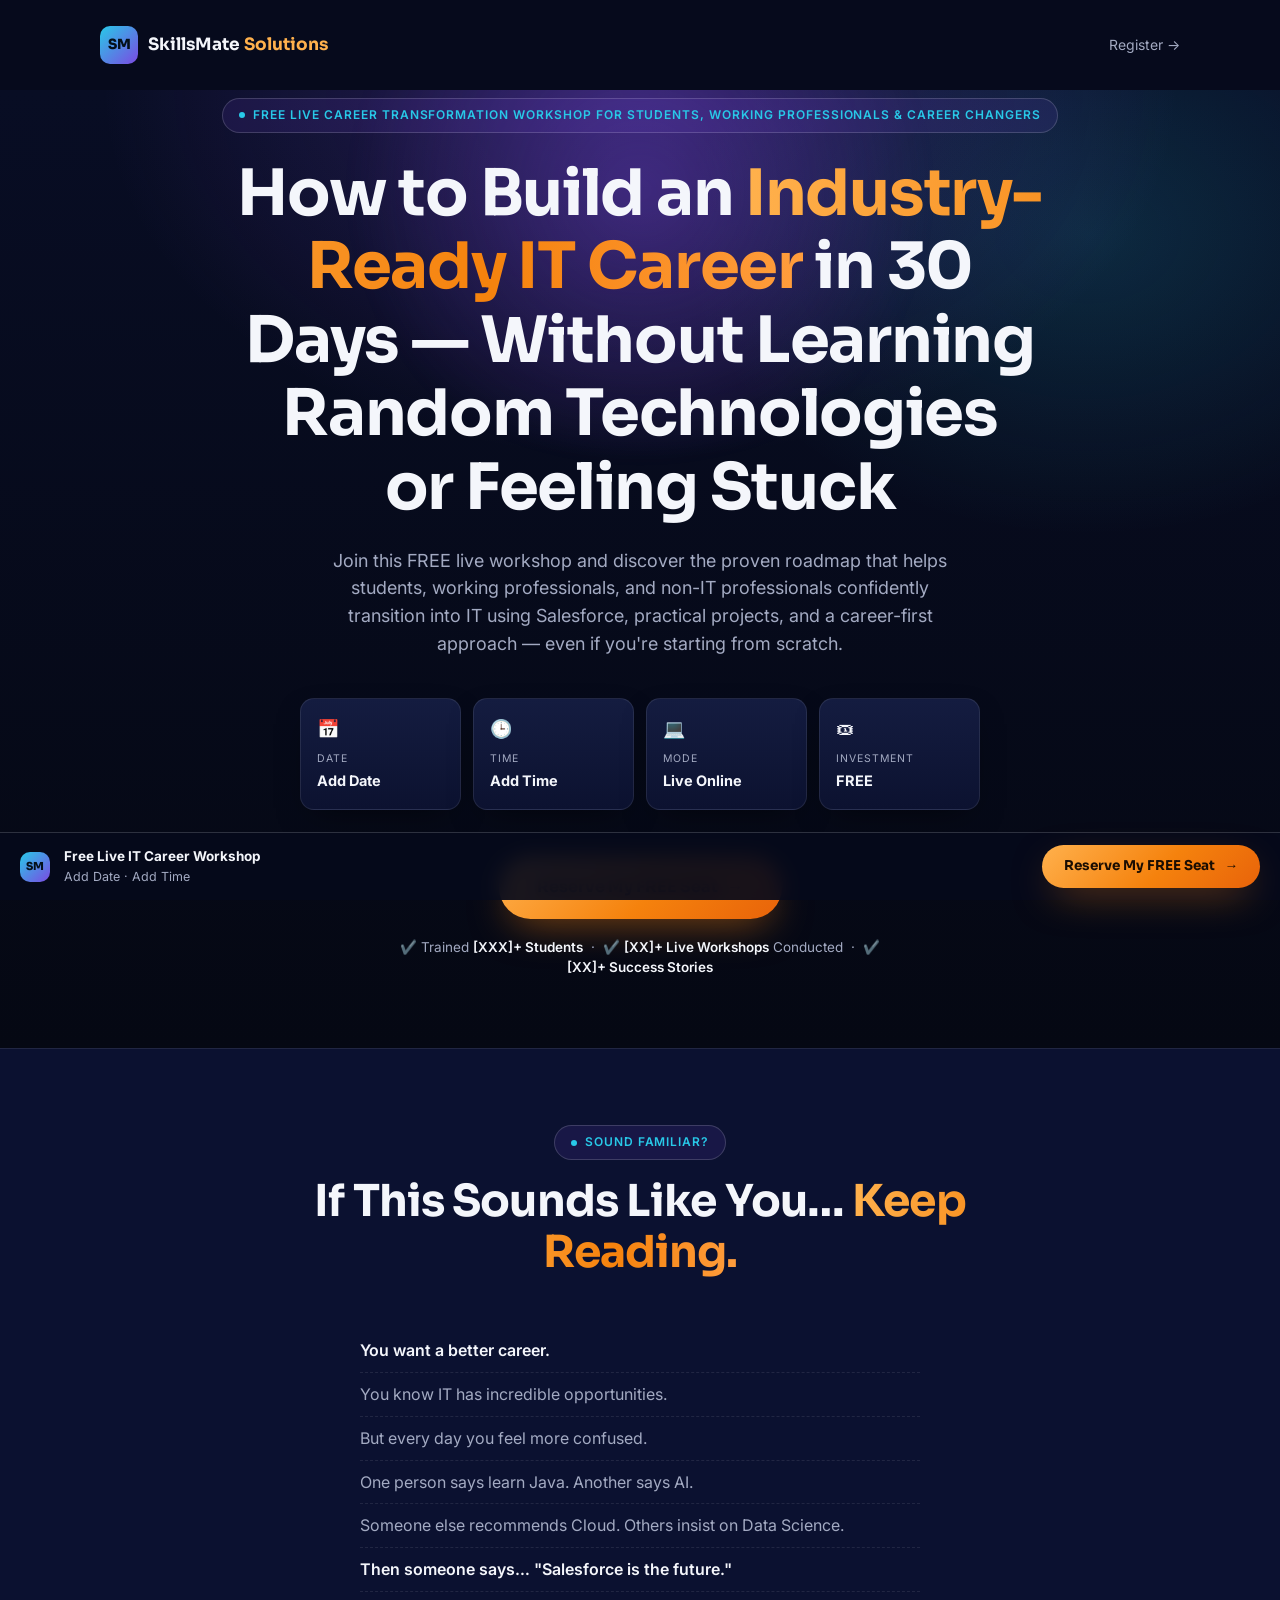
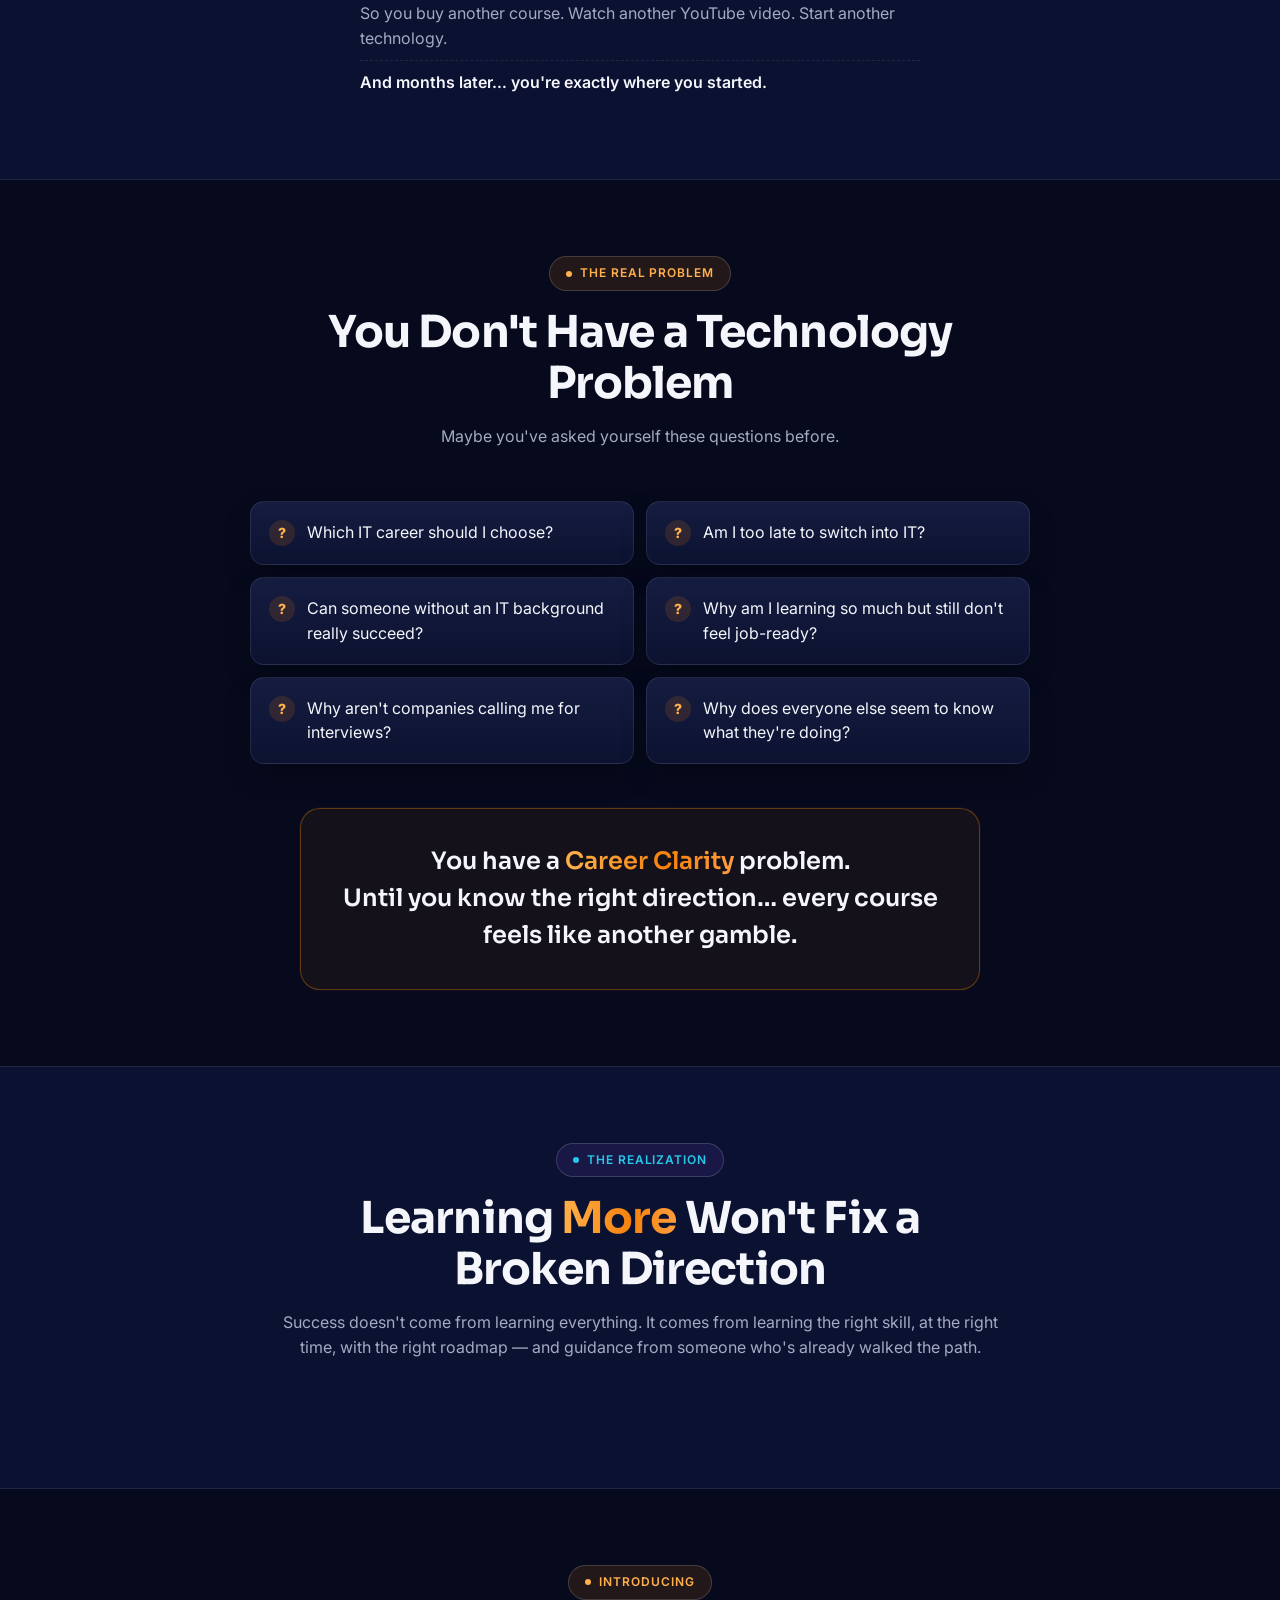
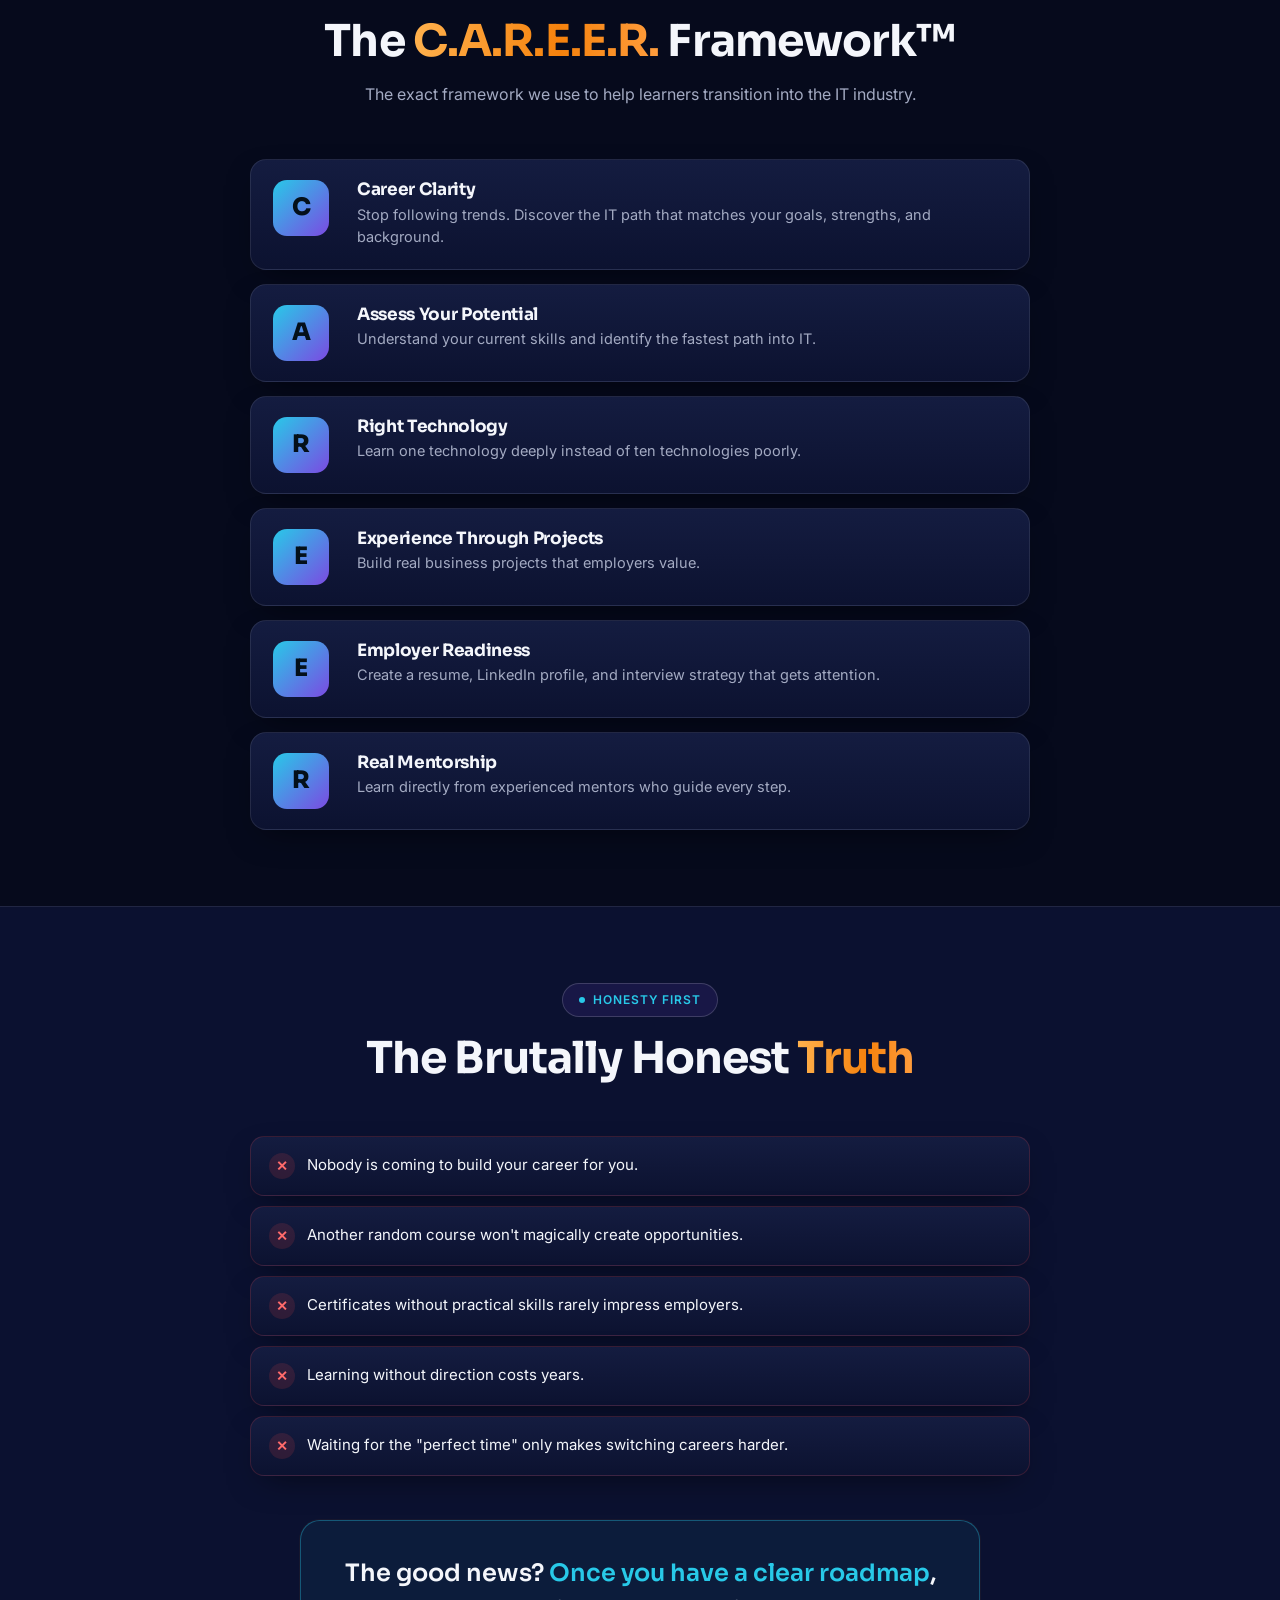
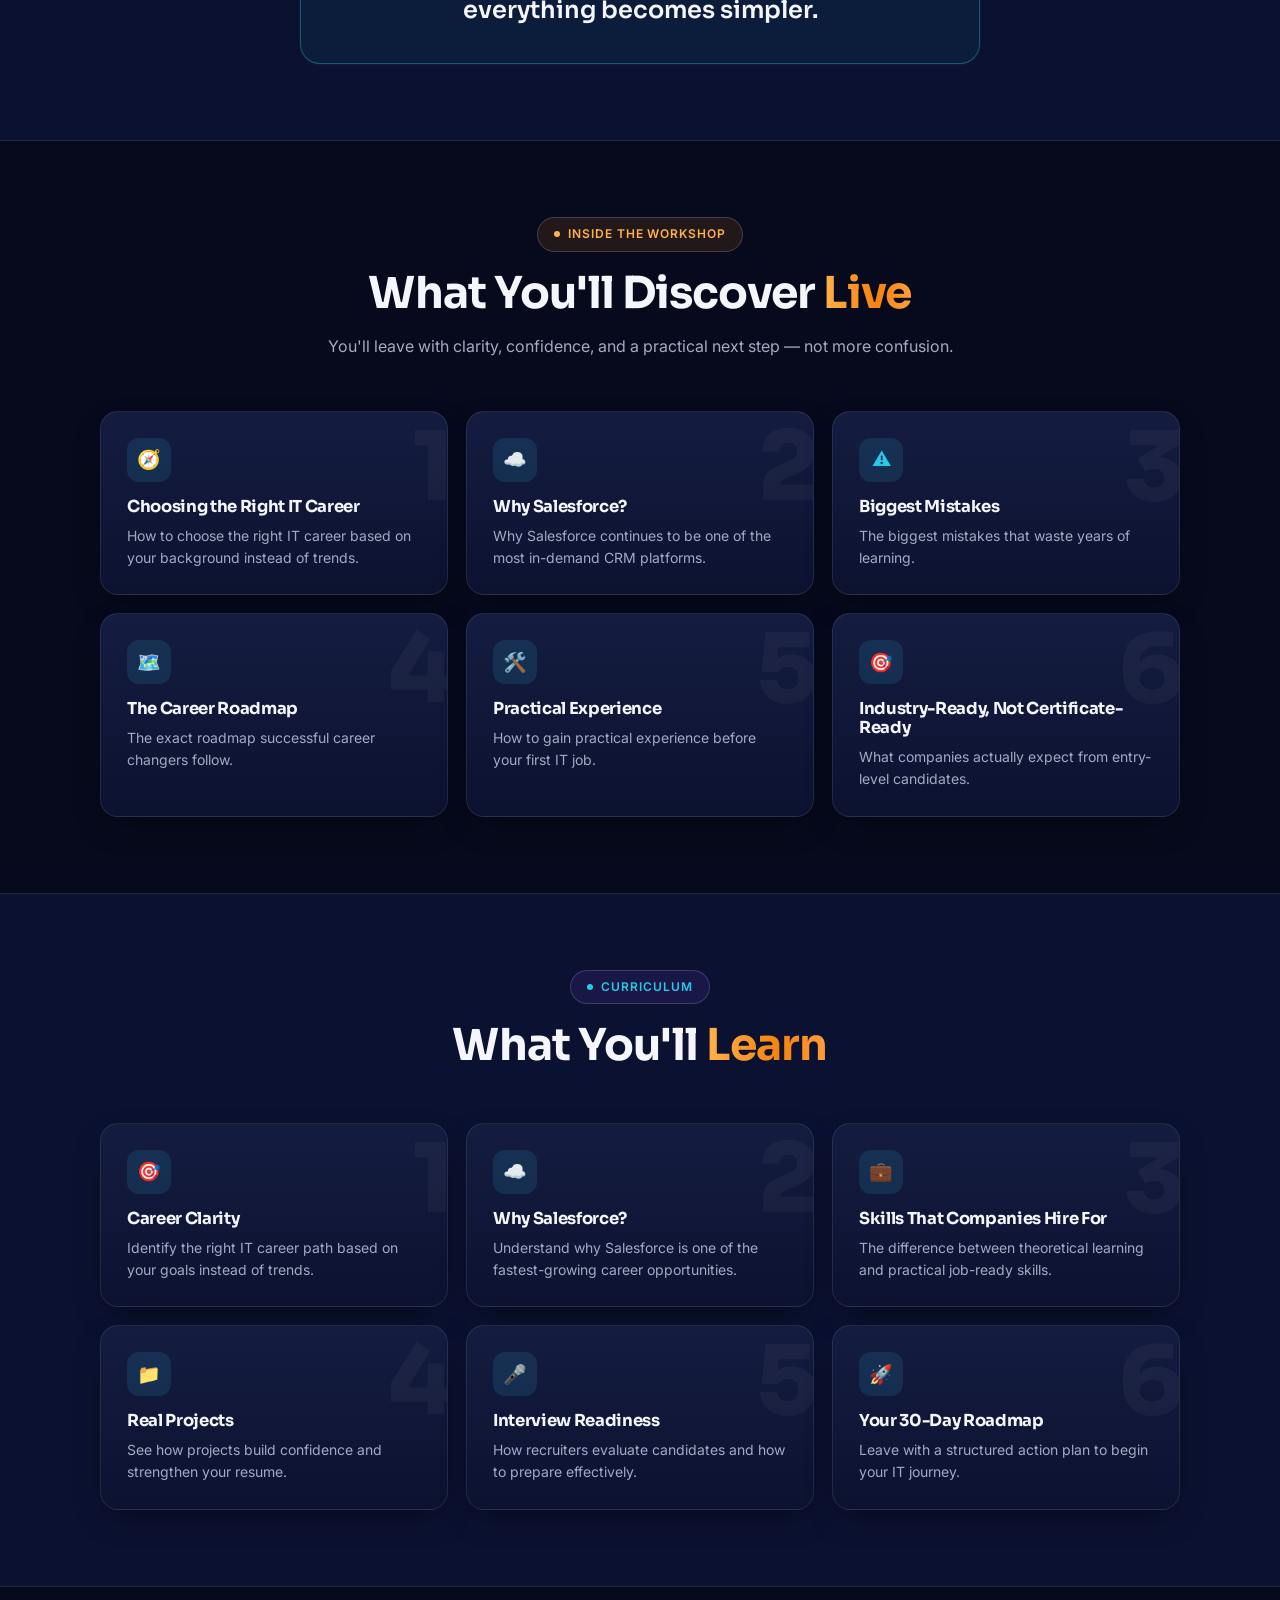
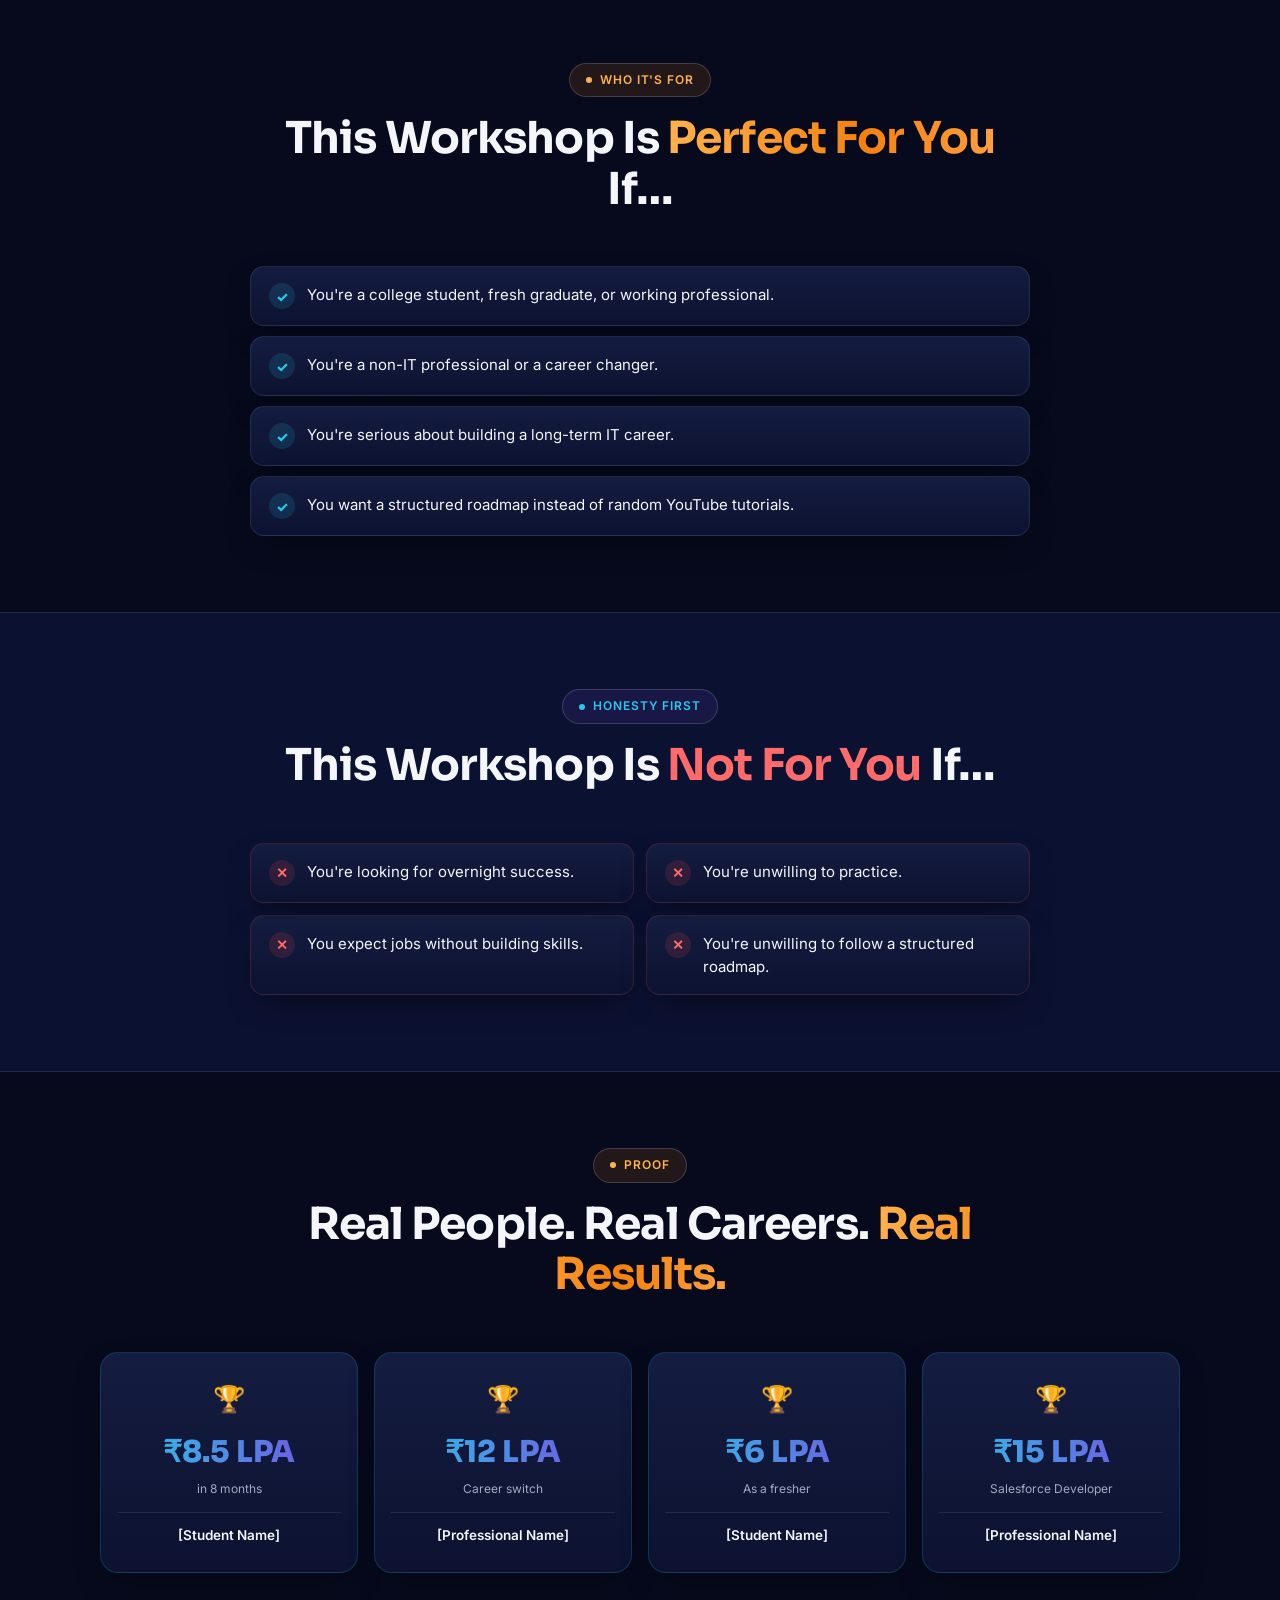
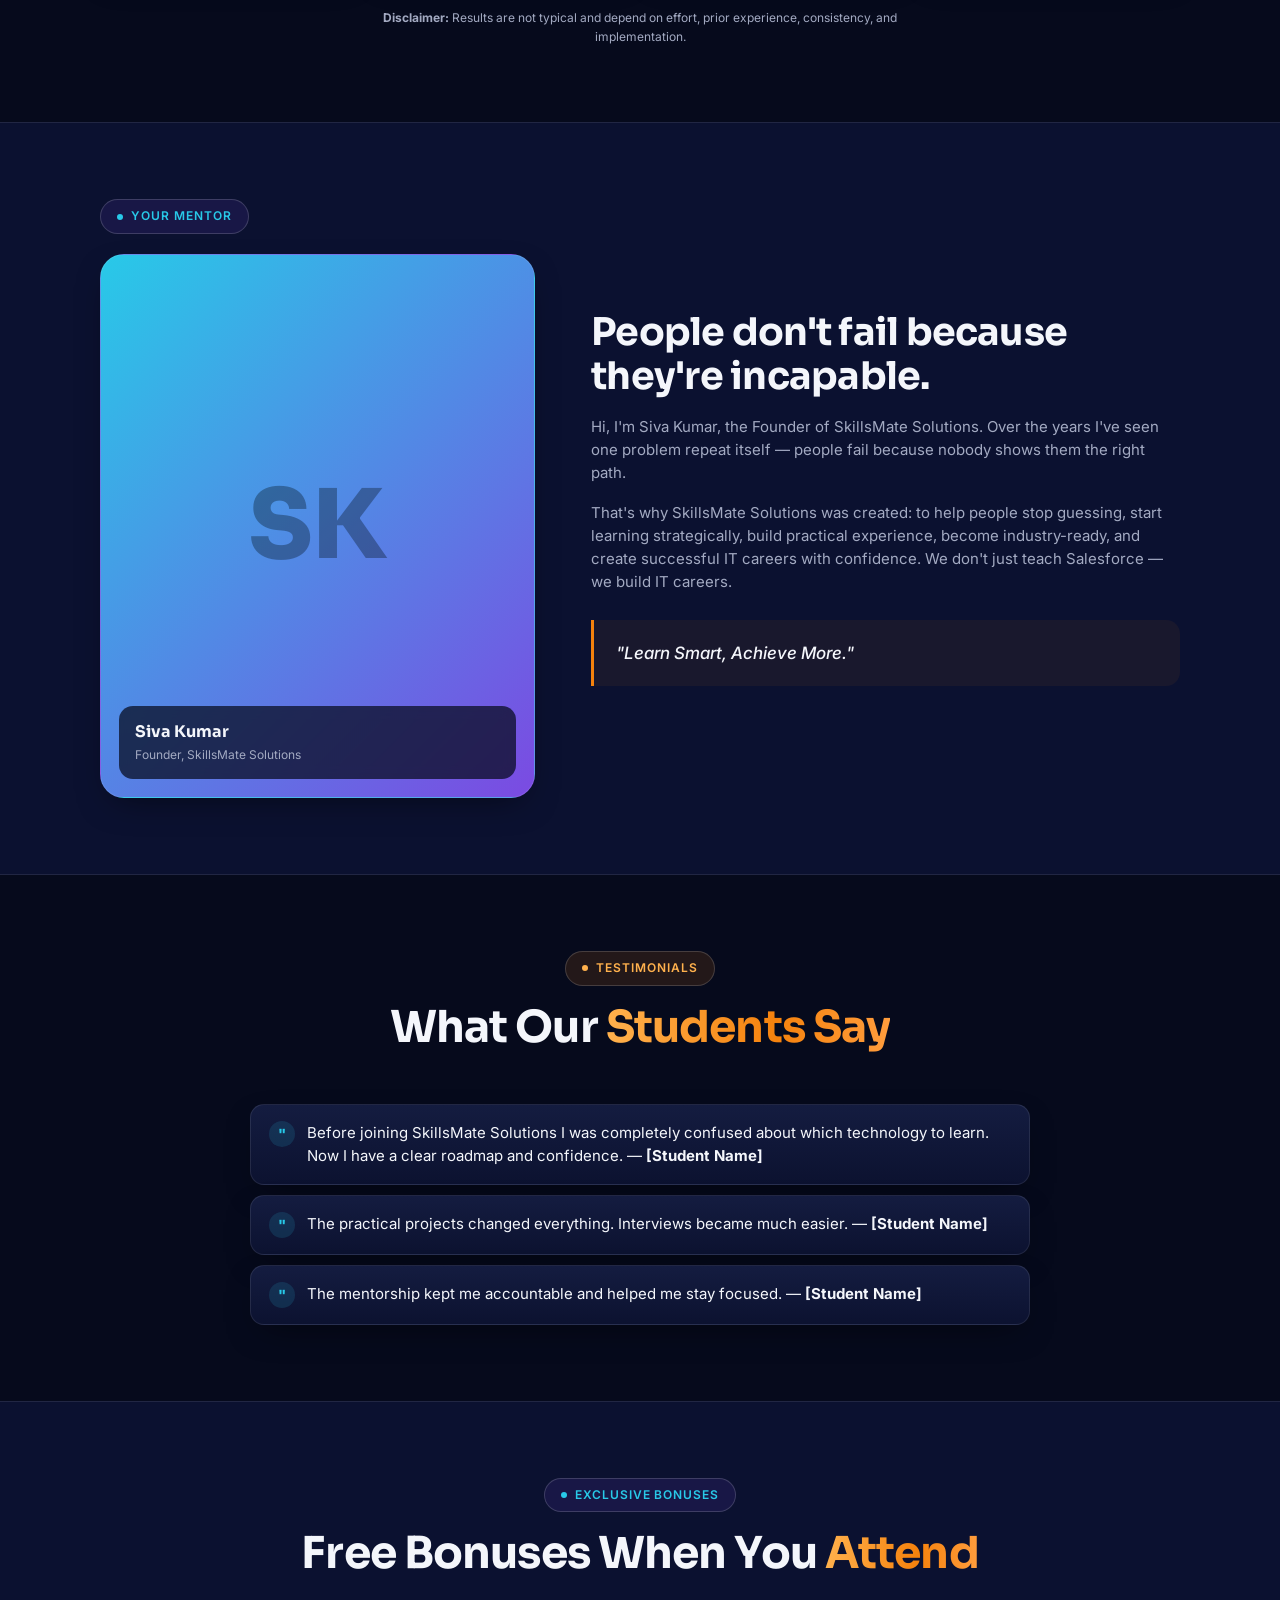
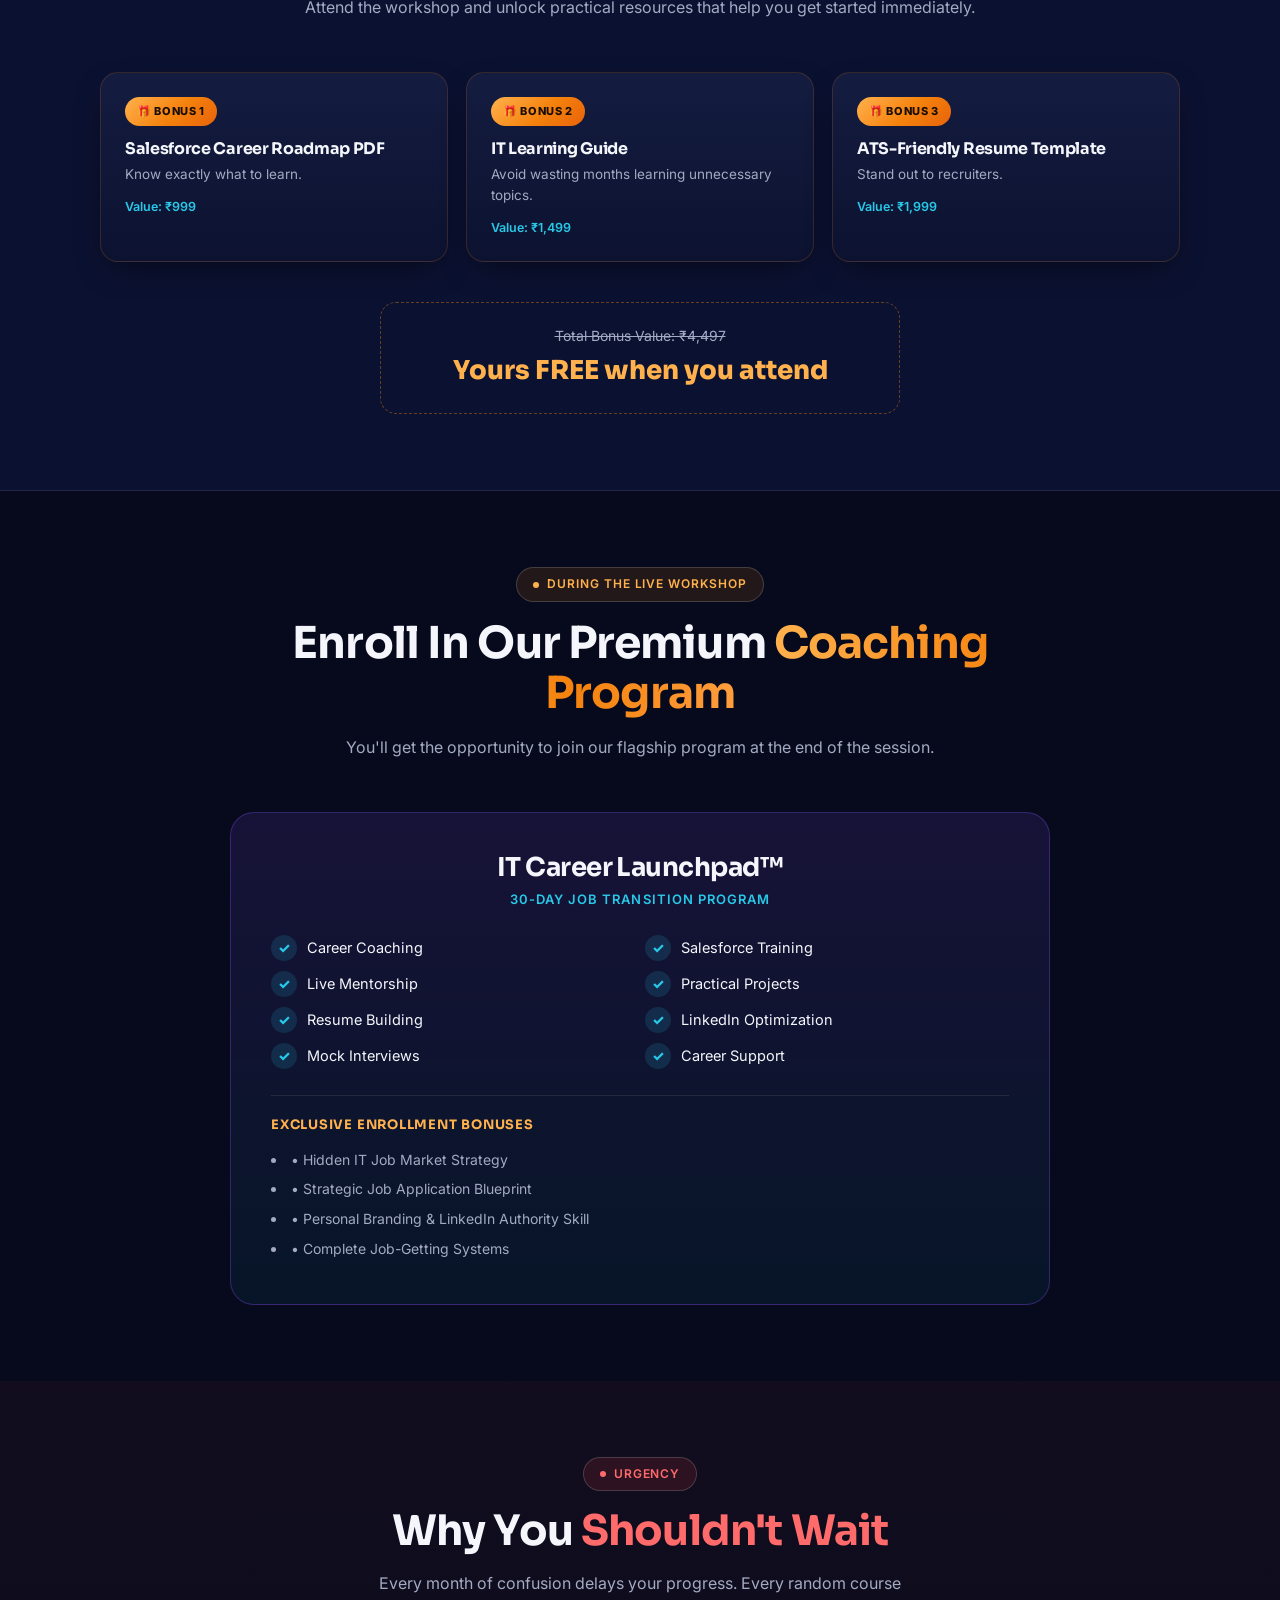
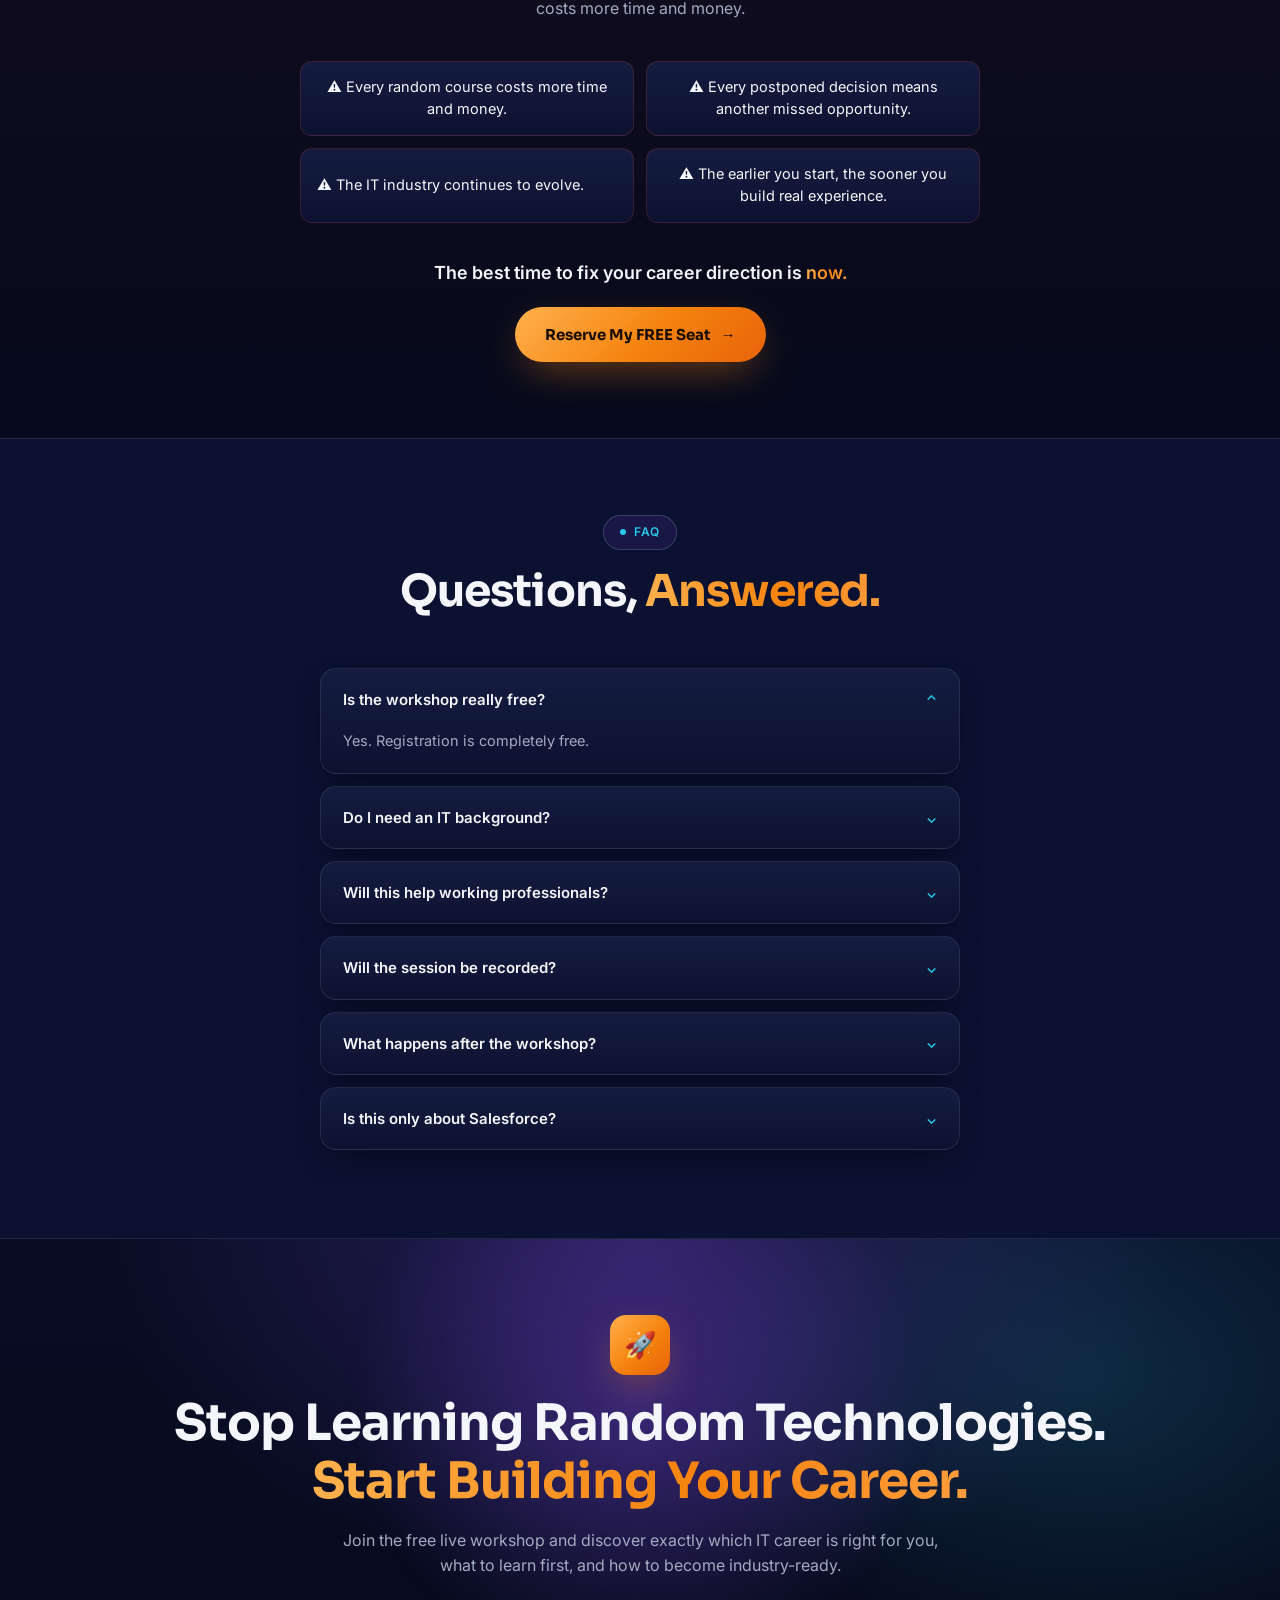
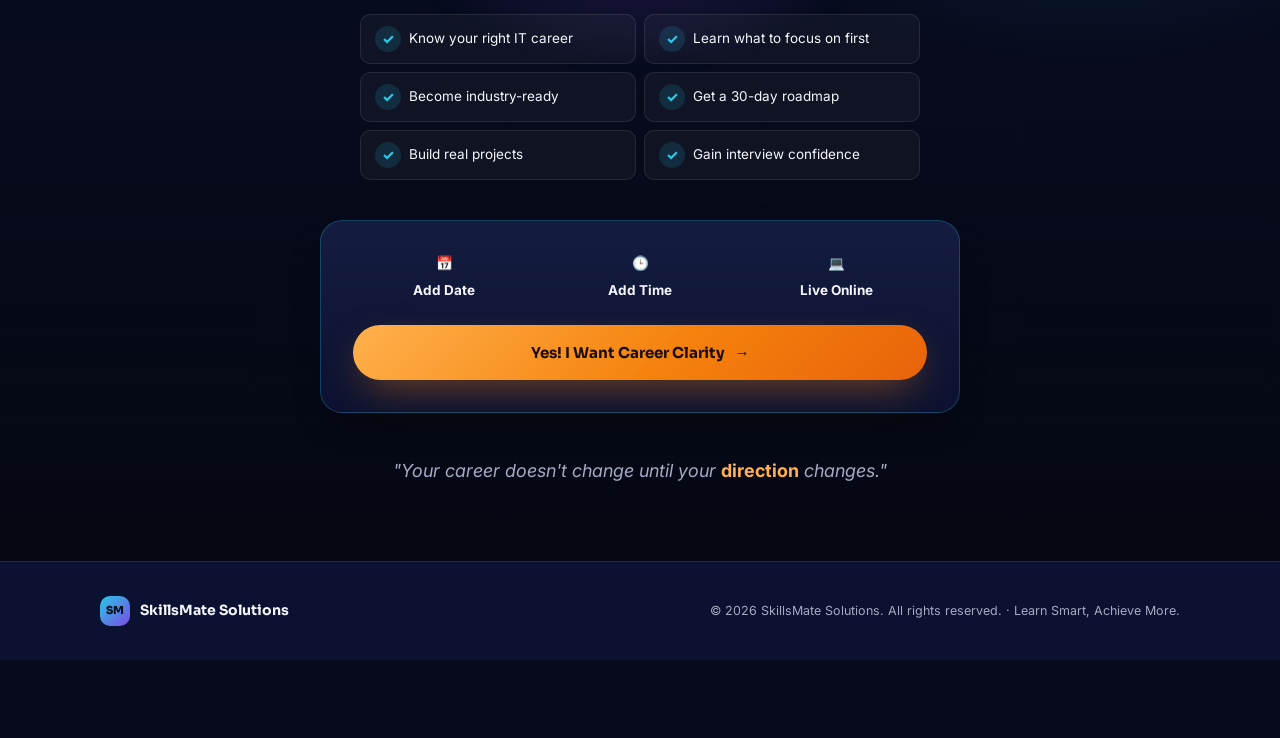
<file: wslp/index.html>
<!DOCTYPE html>
<html lang="en">
<head>
<meta charset="UTF-8">
<meta name="viewport" content="width=device-width, initial-scale=1.0">
<title>Free Live Workshop — Build an Industry-Ready IT Career in 30 Days | SkillsMate Solutions</title>
<link rel="preconnect" href="https://fonts.googleapis.com">
<link rel="preconnect" href="https://fonts.gstatic.com" crossorigin>
<link href="https://fonts.googleapis.com/css2?family=Sora:wght@600;700;800&family=Inter:wght@400;500;600;700&display=swap" rel="stylesheet">
<style>
  :root{
    --navy-950:#060a1c;
    --navy-900:#0b1130;
    --navy-800:#121a42;
    --navy-700:#1a2354;
    --surface:#101838;
    --card:#0f1636;
    --border:rgba(255,255,255,0.09);
    --border-strong:rgba(255,255,255,0.16);
    --text:#f4f6fb;
    --text-muted:#a3aac2;
    --orange:#f5820d;
    --orange-light:#ffb14d;
    --cyan:#28c9e8;
    --purple:#7b4ae2;
    --success:#28c9e8;
    --radius:1rem;
    --font-display:'Sora', sans-serif;
    --font-body:'Inter', sans-serif;

    --gradient-hero: radial-gradient(60% 55% at 50% 0%, rgba(123,74,226,0.28) 0%, transparent 70%),
                      radial-gradient(45% 45% at 85% 15%, rgba(40,201,232,0.16) 0%, transparent 70%),
                      linear-gradient(180deg, #080d24 0%, #050813 100%);
    --gradient-cta: linear-gradient(135deg, #ffb14d 0%, #f5820d 55%, #e8630a 100%);
    --gradient-card: linear-gradient(180deg, #141c40 0%, #0c1230 100%);
    --gradient-ring: linear-gradient(135deg, #28c9e8 0%, #7b4ae2 100%);
    --gradient-text: linear-gradient(90deg, #ffb14d 0%, #f5820d 60%, #ff9d3d 100%);
    --gradient-cyan-purple: linear-gradient(90deg, #28c9e8 0%, #7b4ae2 100%);

    --shadow-card: 0 12px 34px -14px rgba(0,0,0,0.6);
    --shadow-glow-orange: 0 14px 40px -12px rgba(245,130,13,0.55);
    --shadow-glow-cyan: 0 14px 40px -12px rgba(40,201,232,0.35);
  }

  *,*::before,*::after{box-sizing:border-box;margin:0;padding:0;}
  html{scroll-behavior:smooth;}
  body{
    background:var(--navy-950);
    color:var(--text);
    font-family:var(--font-body);
    -webkit-font-smoothing:antialiased;
    line-height:1.55;
    padding-bottom:78px; /* space for sticky bar */
  }
  img{max-width:100%;display:block;}
  a{color:inherit;text-decoration:none;}
  h1,h2,h3,h4{font-family:var(--font-display);letter-spacing:-0.02em;line-height:1.15;}
  ul{list-style:none;}

  .container{width:100%;max-width:1120px;margin-inline:auto;padding-inline:20px;}
  .container-md{width:100%;max-width:820px;margin-inline:auto;padding-inline:20px;}
  .container-sm{width:100%;max-width:680px;margin-inline:auto;padding-inline:20px;}

  section{padding-block:76px;position:relative;}
  .section-alt{background:var(--navy-900);border-block:1px solid var(--border);}
  @media (max-width:640px){ section{padding-block:48px;} }

  /* Eyebrow */
  .eyebrow{
    display:inline-flex;align-items:center;gap:8px;
    border:1px solid var(--border-strong);
    background:rgba(123,74,226,0.12);
    color:var(--cyan);
    font-size:12px;font-weight:600;letter-spacing:0.08em;text-transform:uppercase;
    padding:7px 16px;border-radius:999px;
  }
  .eyebrow.orange{background:rgba(245,130,13,0.12);color:var(--orange-light);}
  .eyebrow-dot{width:6px;height:6px;border-radius:50%;background:currentColor;flex-shrink:0;}

  .section-head{max-width:720px;margin-inline:auto;text-align:center;margin-bottom:52px;}
  .section-head h2{font-size:clamp(28px,4vw,44px);margin-top:16px;}
  .section-head p{color:var(--text-muted);margin-top:16px;font-size:16px;}
  .accent-orange{background:var(--gradient-text);-webkit-background-clip:text;background-clip:text;color:transparent;}
  .accent-cyan{color:var(--cyan);}

  /* Buttons */
  .btn{
    display:inline-flex;align-items:center;justify-content:center;gap:10px;
    font-family:var(--font-display);
    font-weight:700;font-size:15px;
    padding:16px 30px;border-radius:999px;
    border:none;cursor:pointer;
    transition:transform .2s ease, box-shadow .2s ease;
  }
  .btn-primary{background:var(--gradient-cta);color:#1a0d02;box-shadow:var(--shadow-glow-orange);}
  .btn-primary:hover{transform:translateY(-2px) scale(1.02);}
  .btn-sm{padding:13px 24px;font-size:14px;}
  .btn-arrow{transition:transform .2s ease;}
  .btn:hover .btn-arrow{transform:translateX(4px);}

  /* NAV */
  header{position:relative;z-index:20;}
  .navbar{display:flex;align-items:center;justify-content:space-between;padding-block:26px;}
  .brand{display:flex;align-items:center;gap:10px;}
  .brand-mark{
    width:38px;height:38px;border-radius:10px;
    background:var(--gradient-ring);
    display:flex;align-items:center;justify-content:center;
    font-family:var(--font-display);font-weight:800;font-size:14px;color:#04101a;
  }
  .brand-name{font-family:var(--font-display);font-weight:700;font-size:17px;}
  .brand-name span{color:var(--orange-light);}
  .nav-cta{font-size:14px;color:var(--text-muted);}
  .nav-cta:hover{color:var(--text);}

  /* HERO */
  .hero{background:var(--gradient-hero);overflow:hidden;padding-top:8px;padding-bottom:70px;}
  .hero-glow{
    position:absolute;top:-160px;left:50%;transform:translateX(-50%);
    width:640px;height:520px;border-radius:50%;
    background:radial-gradient(circle, rgba(123,74,226,0.35), transparent 70%);
    filter:blur(10px);pointer-events:none;
  }
  .hero-inner{position:relative;max-width:880px;margin-inline:auto;text-align:center;}
  .hero h1{font-size:clamp(34px,5.4vw,64px);margin-top:24px;text-wrap:balance;}
  .hero p.sub{color:var(--text-muted);max-width:640px;margin:22px auto 0;font-size:clamp(15px,1.6vw,18px);}

  .event-grid{
    display:grid;grid-template-columns:repeat(4,1fr);gap:12px;
    max-width:680px;margin:40px auto 0;
  }
  @media (max-width:640px){ .event-grid{grid-template-columns:repeat(2,1fr);} }
  .event-card{
    background:var(--gradient-card);border:1px solid var(--border);border-radius:14px;
    padding:16px;text-align:left;box-shadow:var(--shadow-card);
  }
  .event-card .icon{font-size:18px;margin-bottom:8px;display:block;}
  .event-card .label{font-size:10.5px;text-transform:uppercase;letter-spacing:.09em;color:var(--text-muted);}
  .event-card .value{margin-top:3px;font-weight:700;font-size:14.5px;}

  .hero-cta-wrap{margin-top:46px;display:flex;flex-direction:column;align-items:center;gap:18px;}
  .hero-cta-wrap .btn{padding:19px 38px;font-size:16px;}
  .authority-line{max-width:520px;color:var(--text-muted);font-size:13.5px;}
  .authority-line strong{color:var(--text);font-weight:600;}

  /* Confusion list */
  .confusion-wrap{max-width:560px;margin:36px auto 0;text-align:left;}
  .confusion-line{
    font-size:16px;color:var(--text-muted);padding:9px 0;border-bottom:1px dashed var(--border);
  }
  .confusion-line.strong{color:var(--text);font-weight:600;}
  .confusion-line:last-child{border-bottom:none;}

  /* Problem grid */
  .problem-grid{display:grid;grid-template-columns:repeat(2,1fr);gap:12px;margin-top:44px;}
  @media (max-width:640px){ .problem-grid{grid-template-columns:1fr;} }
  .problem-card{
    display:flex;gap:12px;align-items:flex-start;
    background:var(--gradient-card);border:1px solid var(--border);border-radius:14px;
    padding:18px;box-shadow:var(--shadow-card);
  }
  .glyph{
    flex-shrink:0;width:26px;height:26px;border-radius:50%;
    display:flex;align-items:center;justify-content:center;font-size:14px;font-weight:800;
  }
  .glyph.x{background:rgba(249,71,71,0.14);color:#ff6b6b;}
  .glyph.check{background:rgba(40,201,232,0.14);color:var(--cyan);}
  .glyph.warn{background:rgba(245,130,13,0.14);color:var(--orange-light);}

  .callout{
    max-width:680px;margin:44px auto 0;text-align:center;
    border:1px solid rgba(245,130,13,0.35);
    background:rgba(245,130,13,0.06);
    border-radius:20px;padding:34px;box-shadow:0 0 0 1px rgba(245,130,13,0.05);
  }
  .callout p{font-size:clamp(18px,2.4vw,24px);font-weight:600;font-family:var(--font-display);}
  .callout .btn{margin-top:22px;}

  /* CAREER framework */
  .career-grid{display:flex;flex-direction:column;gap:14px;margin-top:44px;}
  .career-row{
    display:grid;grid-template-columns:64px 1fr;gap:20px;align-items:flex-start;
    background:var(--gradient-card);border:1px solid var(--border);border-radius:16px;
    padding:20px 22px;box-shadow:var(--shadow-card);
  }
  .career-letter{
    width:56px;height:56px;border-radius:14px;
    background:var(--gradient-ring);
    display:flex;align-items:center;justify-content:center;
    font-family:var(--font-display);font-weight:800;font-size:24px;color:#04101a;
  }
  .career-row h3{font-size:17px;margin-bottom:4px;}
  .career-row p{color:var(--text-muted);font-size:14.5px;}

  /* Module / discover cards */
  .cards-3{display:grid;grid-template-columns:repeat(3,1fr);gap:18px;margin-top:44px;}
  @media (max-width:900px){ .cards-3{grid-template-columns:repeat(2,1fr);} }
  @media (max-width:600px){ .cards-3{grid-template-columns:1fr;} }
  .feat-card{
    position:relative;overflow:hidden;
    background:var(--gradient-card);border:1px solid var(--border);border-radius:18px;
    padding:26px;box-shadow:var(--shadow-card);transition:transform .25s ease, border-color .25s ease;
  }
  .feat-card:hover{transform:translateY(-4px);border-color:rgba(40,201,232,0.4);}
  .feat-card .num{
    position:absolute;top:-18px;right:-6px;font-size:96px;font-weight:800;
    font-family:var(--font-display);color:rgba(255,255,255,0.04);
  }
  .feat-icon{
    width:44px;height:44px;border-radius:12px;margin-bottom:16px;
    background:rgba(40,201,232,0.12);color:var(--cyan);
    display:flex;align-items:center;justify-content:center;font-size:19px;
  }
  .feat-card h3{font-size:16.5px;margin-bottom:8px;}
  .feat-card p{color:var(--text-muted);font-size:14px;}

  /* checklist card grid (who/not for) */
  .check-list{display:flex;flex-direction:column;gap:10px;margin-top:44px;}
  .check-item{
    display:flex;gap:12px;align-items:flex-start;
    background:var(--gradient-card);border:1px solid var(--border);
    border-radius:14px;padding:16px 18px;box-shadow:var(--shadow-card);
  }
  .check-item.not{border-color:rgba(249,71,71,0.18);}
  .check-item p{font-size:15px;}

  .not-grid{display:grid;grid-template-columns:repeat(2,1fr);gap:12px;margin-top:44px;}
  @media (max-width:640px){ .not-grid{grid-template-columns:1fr;} }

  /* Success stories */
  .stats-grid{display:grid;grid-template-columns:repeat(4,1fr);gap:16px;margin-top:44px;}
  @media (max-width:900px){ .stats-grid{grid-template-columns:repeat(2,1fr);} }
  .stat-card{
    text-align:center;background:var(--gradient-card);border:1px solid rgba(40,201,232,0.18);
    border-radius:18px;padding:26px 16px;box-shadow:var(--shadow-card);
  }
  .stat-card .emoji{font-size:26px;margin-bottom:10px;}
  .stat-card .amount{
    font-family:var(--font-display);font-weight:800;font-size:clamp(24px,3vw,30px);
    background:var(--gradient-cyan-purple);-webkit-background-clip:text;background-clip:text;color:transparent;
  }
  .stat-card .desc{margin-top:4px;font-size:12px;color:var(--text-muted);}
  .stat-card .who{margin-top:14px;padding-top:12px;border-top:1px solid var(--border);font-size:13.5px;font-weight:600;}
  .disclaimer{max-width:600px;margin:36px auto 0;text-align:center;font-size:12px;color:var(--text-muted);}
  .disclaimer strong{color:var(--text-muted);}

  /* Coach section */
  .coach-grid{display:grid;grid-template-columns:0.85fr 1.15fr;gap:56px;align-items:center;}
  @media (max-width:860px){ .coach-grid{grid-template-columns:1fr;gap:36px;} }
  .coach-photo{
    aspect-ratio:4/5;border-radius:24px;overflow:hidden;position:relative;
    background:var(--gradient-ring);
    display:flex;align-items:center;justify-content:center;
    border:1px solid var(--border);box-shadow:var(--shadow-card);
  }
  .coach-photo .initials{font-family:var(--font-display);font-weight:800;font-size:96px;color:rgba(4,16,26,0.35);}
  .coach-photo .cap{
    position:absolute;bottom:18px;left:18px;right:18px;
    background:rgba(6,10,28,0.72);backdrop-filter:blur(6px);
    border-radius:14px;padding:14px 16px;
  }
  .coach-photo .cap .name{font-family:var(--font-display);font-weight:700;font-size:16px;}
  .coach-photo .cap .role{font-size:12px;color:var(--text-muted);margin-top:2px;}
  .coach-copy h2{font-size:clamp(26px,3.4vw,38px);}
  .coach-copy p{color:var(--text-muted);margin-top:16px;font-size:15px;}
  .coach-quote{
    margin-top:26px;border-left:3px solid var(--orange);
    background:rgba(245,130,13,0.06);border-radius:0 14px 14px 0;
    padding:20px 22px;
  }
  .coach-quote p{font-style:italic;font-weight:500;color:var(--text);font-size:17px;margin-top:0;}

  /* Bonuses */
  .bonus-card{
    background:var(--gradient-card);border:1px solid rgba(245,130,13,0.18);
    border-radius:18px;padding:24px;box-shadow:var(--shadow-card);
    transition:transform .2s ease, border-color .2s ease;
  }
  .bonus-card:hover{transform:translateY(-3px);border-color:rgba(245,130,13,0.45);}
  .bonus-tag{
    display:inline-flex;align-items:center;gap:6px;
    background:var(--gradient-cta);color:#1a0d02;
    font-size:11px;font-weight:800;text-transform:uppercase;letter-spacing:.06em;
    padding:6px 12px;border-radius:999px;
  }
  .bonus-card h3{margin-top:14px;font-size:16px;}
  .bonus-card p{margin-top:6px;color:var(--text-muted);font-size:13.5px;}
  .bonus-value{margin-top:12px;font-size:12.5px;color:var(--cyan);font-weight:600;}
  .bonus-total{
    max-width:520px;margin:40px auto 0;text-align:center;
    border:1px dashed rgba(245,130,13,0.4);border-radius:16px;padding:22px;
  }
  .bonus-total .old{color:var(--text-muted);text-decoration:line-through;font-size:14px;}
  .bonus-total .new{font-family:var(--font-display);font-size:26px;font-weight:800;color:var(--orange-light);margin-top:4px;}

  /* Premium program */
  .premium-box{
    max-width:820px;margin:44px auto 0;
    background:linear-gradient(180deg, rgba(123,74,226,0.14), rgba(40,201,232,0.06));
    border:1px solid rgba(123,74,226,0.35);border-radius:24px;padding:40px;
  }
  .premium-box h3{font-size:clamp(20px,2.6vw,26px);text-align:center;}
  .premium-box .tagline{text-align:center;color:var(--cyan);font-size:13px;margin-top:6px;text-transform:uppercase;letter-spacing:.08em;font-weight:600;}
  .premium-list{display:grid;grid-template-columns:repeat(2,1fr);gap:10px;margin-top:26px;}
  @media (max-width:600px){ .premium-list{grid-template-columns:1fr;} }
  .premium-list li{display:flex;gap:10px;align-items:center;font-size:14.5px;}
  .premium-bonus{margin-top:26px;border-top:1px solid var(--border);padding-top:22px;}
  .premium-bonus h4{font-size:13px;text-transform:uppercase;letter-spacing:.06em;color:var(--orange-light);margin-bottom:12px;}
  .premium-bonus li{font-size:14px;color:var(--text-muted);padding:4px 0;}

  /* Urgency */
  .urgency{background:linear-gradient(180deg, rgba(249,71,71,0.05), transparent);}
  .urgency-grid{display:grid;grid-template-columns:repeat(2,1fr);gap:12px;max-width:680px;margin:40px auto 0;}
  @media (max-width:640px){ .urgency-grid{grid-template-columns:1fr;} }
  .urgency-item{
    display:flex;gap:10px;align-items:center;
    background:var(--gradient-card);border:1px solid rgba(249,71,71,0.18);
    border-radius:12px;padding:14px 16px;font-size:14.5px;
  }

  /* FAQ */
  .faq-item{
    border:1px solid var(--border);border-radius:16px;overflow:hidden;
    background:var(--gradient-card);margin-bottom:12px;box-shadow:var(--shadow-card);
  }
  .faq-item summary{
    list-style:none;cursor:pointer;padding:19px 22px;
    display:flex;align-items:center;justify-content:space-between;gap:16px;
    font-weight:600;font-size:15px;
  }
  .faq-item summary::-webkit-details-marker{display:none;}
  .faq-item summary .chev{color:var(--cyan);transition:transform .2s ease;font-size:14px;flex-shrink:0;}
  .faq-item[open] summary .chev{transform:rotate(180deg);}
  .faq-item .faq-body{padding:0 22px 20px;color:var(--text-muted);font-size:14.5px;}

  /* Final CTA */
  .final-cta{background:var(--gradient-hero);text-align:center;overflow:hidden;}
  .final-rocket{
    width:60px;height:60px;border-radius:16px;margin-inline:auto;
    background:var(--gradient-cta);display:flex;align-items:center;justify-content:center;
    font-size:26px;box-shadow:var(--shadow-glow-orange);margin-bottom:20px;
  }
  .final-cta h2{font-size:clamp(30px,5vw,50px);text-wrap:balance;}
  .final-cta p.sub{max-width:600px;margin:18px auto 0;color:var(--text-muted);}
  .benefit-pills{display:grid;grid-template-columns:repeat(2,1fr);gap:8px;max-width:560px;margin:36px auto 0;}
  @media (max-width:600px){ .benefit-pills{grid-template-columns:1fr;} }
  .benefit-pills li{
    background:rgba(255,255,255,0.04);border:1px solid var(--border);border-radius:10px;
    padding:11px 14px;font-size:13.5px;display:flex;align-items:center;gap:8px;
  }
  .final-panel{
    max-width:640px;margin:40px auto 0;
    background:var(--gradient-card);border:1px solid rgba(40,201,232,0.25);
    border-radius:22px;padding:32px;box-shadow:var(--shadow-card);
  }
  .final-panel .grid3{display:grid;grid-template-columns:repeat(3,1fr);gap:14px;font-size:13.5px;}
  .final-panel .grid3 .lbl{margin-top:6px;font-weight:700;}
  .final-panel .btn{margin-top:24px;width:100%;}
  .final-quote{margin-top:44px;font-style:italic;color:var(--text-muted);font-size:18px;}
  .final-quote span{color:var(--orange-light);font-style:normal;font-weight:700;}

  footer{border-top:1px solid var(--border);background:var(--navy-900);padding-block:34px;}
  .footer-inner{display:flex;align-items:center;justify-content:space-between;flex-wrap:wrap;gap:14px;}
  .footer-inner p{font-size:12.5px;color:var(--text-muted);}

  /* Sticky bottom bar */
  .sticky-bar{
    position:fixed;bottom:0;left:0;right:0;z-index:30;
    background:rgba(6,10,28,0.92);backdrop-filter:blur(10px);
    border-top:1px solid var(--border-strong);
    padding:12px 20px;display:flex;align-items:center;justify-content:space-between;gap:16px;
  }
  .sticky-bar .info{display:flex;align-items:center;gap:14px;}
  .sticky-bar .brand-mark{width:30px;height:30px;font-size:11px;}
  .sticky-bar .txt{font-size:12.5px;color:var(--text-muted);}
  .sticky-bar .txt strong{color:var(--text);display:block;font-size:13.5px;}
  .sticky-bar .btn{padding:11px 22px;font-size:13.5px;}
  @media (max-width:560px){
    .sticky-bar .txt strong{font-size:12px;}
    .sticky-bar .txt{display:none;}
  }
</style>
</head>
<body>

<header>
  <div class="container navbar">
    <div class="brand">
      <div class="brand-mark">SM</div>
      <div class="brand-name">SkillsMate <span>Solutions</span></div>
    </div>
    <a href="https://forms.gle/Q8zEmJihdyVrsYBU9" target="_blank" rel="noopener" class="nav-cta">Register →</a>
  </div>
</header>

<!-- HERO -->
<section class="hero">
  <div class="hero-glow"></div>
  <div class="container hero-inner">
    <span class="eyebrow"><span class="eyebrow-dot"></span>Free Live Career Transformation Workshop for Students, Working Professionals &amp; Career Changers</span>
    <h1>How to Build an <span class="accent-orange">Industry-Ready IT Career</span> in 30 Days — Without Learning Random Technologies or Feeling Stuck</h1>
    <p class="sub">Join this FREE live workshop and discover the proven roadmap that helps students, working professionals, and non-IT professionals confidently transition into IT using Salesforce, practical projects, and a career-first approach — even if you're starting from scratch.</p>

    <div class="event-grid">
      <div class="event-card"><span class="icon">📅</span><div class="label">Date</div><div class="value">Add Date</div></div>
      <div class="event-card"><span class="icon">🕒</span><div class="label">Time</div><div class="value">Add Time</div></div>
      <div class="event-card"><span class="icon">💻</span><div class="label">Mode</div><div class="value">Live Online</div></div>
      <div class="event-card"><span class="icon">🎟</span><div class="label">Investment</div><div class="value">FREE</div></div>
    </div>

    <div class="hero-cta-wrap" id="register">
      <a href="https://forms.gle/Q8zEmJihdyVrsYBU9" target="_blank" rel="noopener" class="btn btn-primary">Reserve My FREE Seat <span class="btn-arrow">→</span></a>
      <p class="authority-line">✔️ Trained <strong>[XXX]+ Students</strong> &nbsp;·&nbsp; ✔️ <strong>[XX]+ Live Workshops</strong> Conducted &nbsp;·&nbsp; ✔️ <strong>[XX]+ Success Stories</strong></p>
    </div>
  </div>
</section>

<!-- IF THIS SOUNDS LIKE YOU -->
<section class="section-alt">
  <div class="container-md">
    <div class="section-head">
      <span class="eyebrow"><span class="eyebrow-dot"></span>Sound Familiar?</span>
      <h2>If This Sounds Like You… <span class="accent-orange">Keep Reading.</span></h2>
    </div>
    <div class="confusion-wrap">
      <p class="confusion-line strong">You want a better career.</p>
      <p class="confusion-line">You know IT has incredible opportunities.</p>
      <p class="confusion-line">But every day you feel more confused.</p>
      <p class="confusion-line">One person says learn Java. Another says AI.</p>
      <p class="confusion-line">Someone else recommends Cloud. Others insist on Data Science.</p>
      <p class="confusion-line strong">Then someone says… "Salesforce is the future."</p>
      <p class="confusion-line">So you buy another course. Watch another YouTube video. Start another technology.</p>
      <p class="confusion-line strong">And months later… you're exactly where you started.</p>
    </div>
  </div>
</section>

<!-- REAL PROBLEM -->
<section>
  <div class="container-md">
    <div class="section-head">
      <span class="eyebrow orange"><span class="eyebrow-dot"></span>The Real Problem</span>
      <h2>You Don't Have a Technology Problem</h2>
      <p>Maybe you've asked yourself these questions before.</p>
    </div>
    <div class="problem-grid">
      <div class="problem-card"><span class="glyph warn">?</span><p>Which IT career should I choose?</p></div>
      <div class="problem-card"><span class="glyph warn">?</span><p>Am I too late to switch into IT?</p></div>
      <div class="problem-card"><span class="glyph warn">?</span><p>Can someone without an IT background really succeed?</p></div>
      <div class="problem-card"><span class="glyph warn">?</span><p>Why am I learning so much but still don't feel job-ready?</p></div>
      <div class="problem-card"><span class="glyph warn">?</span><p>Why aren't companies calling me for interviews?</p></div>
      <div class="problem-card"><span class="glyph warn">?</span><p>Why does everyone else seem to know what they're doing?</p></div>
    </div>
    <div class="callout">
      <p>You have a <span class="accent-orange">Career Clarity</span> problem.<br>Until you know the right direction… every course feels like another gamble.</p>
    </div>
  </div>
</section>

<!-- THE REALIZATION -->
<section class="section-alt">
  <div class="container-md">
    <div class="section-head">
      <span class="eyebrow"><span class="eyebrow-dot"></span>The Realization</span>
      <h2>Learning <span class="accent-orange">More</span> Won't Fix a Broken Direction</h2>
      <p>Success doesn't come from learning everything. It comes from learning the right skill, at the right time, with the right roadmap — and guidance from someone who's already walked the path.</p>
    </div>
  </div>
</section>

<!-- C.A.R.E.E.R. FRAMEWORK -->
<section>
  <div class="container-md">
    <div class="section-head">
      <span class="eyebrow orange"><span class="eyebrow-dot"></span>Introducing</span>
      <h2>The <span class="accent-orange">C.A.R.E.E.R.</span> Framework™</h2>
      <p>The exact framework we use to help learners transition into the IT industry.</p>
    </div>
    <div class="career-grid">
      <div class="career-row"><div class="career-letter">C</div><div><h3>Career Clarity</h3><p>Stop following trends. Discover the IT path that matches your goals, strengths, and background.</p></div></div>
      <div class="career-row"><div class="career-letter">A</div><div><h3>Assess Your Potential</h3><p>Understand your current skills and identify the fastest path into IT.</p></div></div>
      <div class="career-row"><div class="career-letter">R</div><div><h3>Right Technology</h3><p>Learn one technology deeply instead of ten technologies poorly.</p></div></div>
      <div class="career-row"><div class="career-letter">E</div><div><h3>Experience Through Projects</h3><p>Build real business projects that employers value.</p></div></div>
      <div class="career-row"><div class="career-letter">E</div><div><h3>Employer Readiness</h3><p>Create a resume, LinkedIn profile, and interview strategy that gets attention.</p></div></div>
      <div class="career-row"><div class="career-letter">R</div><div><h3>Real Mentorship</h3><p>Learn directly from experienced mentors who guide every step.</p></div></div>
    </div>
  </div>
</section>

<!-- BRUTALLY HONEST TRUTH -->
<section class="section-alt">
  <div class="container-md">
    <div class="section-head">
      <span class="eyebrow"><span class="eyebrow-dot"></span>Honesty First</span>
      <h2>The Brutally Honest <span class="accent-orange">Truth</span></h2>
    </div>
    <div class="check-list">
      <div class="check-item not"><span class="glyph x">✕</span><p>Nobody is coming to build your career for you.</p></div>
      <div class="check-item not"><span class="glyph x">✕</span><p>Another random course won't magically create opportunities.</p></div>
      <div class="check-item not"><span class="glyph x">✕</span><p>Certificates without practical skills rarely impress employers.</p></div>
      <div class="check-item not"><span class="glyph x">✕</span><p>Learning without direction costs years.</p></div>
      <div class="check-item not"><span class="glyph x">✕</span><p>Waiting for the "perfect time" only makes switching careers harder.</p></div>
    </div>
    <div class="callout" style="border-color:rgba(40,201,232,0.35); background:rgba(40,201,232,0.06);">
      <p>The good news? <span class="accent-cyan">Once you have a clear roadmap</span>, everything becomes simpler.</p>
    </div>
  </div>
</section>

<!-- WHAT YOU'LL DISCOVER -->
<section>
  <div class="container">
    <div class="section-head">
      <span class="eyebrow orange"><span class="eyebrow-dot"></span>Inside The Workshop</span>
      <h2>What You'll Discover <span class="accent-orange">Live</span></h2>
      <p>You'll leave with clarity, confidence, and a practical next step — not more confusion.</p>
    </div>
    <div class="cards-3">
      <div class="feat-card"><div class="num">1</div><div class="feat-icon">🧭</div><h3>Choosing the Right IT Career</h3><p>How to choose the right IT career based on your background instead of trends.</p></div>
      <div class="feat-card"><div class="num">2</div><div class="feat-icon">☁️</div><h3>Why Salesforce?</h3><p>Why Salesforce continues to be one of the most in-demand CRM platforms.</p></div>
      <div class="feat-card"><div class="num">3</div><div class="feat-icon">⚠️</div><h3>Biggest Mistakes</h3><p>The biggest mistakes that waste years of learning.</p></div>
      <div class="feat-card"><div class="num">4</div><div class="feat-icon">🗺️</div><h3>The Career Roadmap</h3><p>The exact roadmap successful career changers follow.</p></div>
      <div class="feat-card"><div class="num">5</div><div class="feat-icon">🛠️</div><h3>Practical Experience</h3><p>How to gain practical experience before your first IT job.</p></div>
      <div class="feat-card"><div class="num">6</div><div class="feat-icon">🎯</div><h3>Industry-Ready, Not Certificate-Ready</h3><p>What companies actually expect from entry-level candidates.</p></div>
    </div>
  </div>
</section>

<!-- MODULES -->
<section class="section-alt">
  <div class="container">
    <div class="section-head">
      <span class="eyebrow"><span class="eyebrow-dot"></span>Curriculum</span>
      <h2>What You'll <span class="accent-orange">Learn</span></h2>
    </div>
    <div class="cards-3">
      <div class="feat-card"><div class="num">1</div><div class="feat-icon">🎯</div><h3>Career Clarity</h3><p>Identify the right IT career path based on your goals instead of trends.</p></div>
      <div class="feat-card"><div class="num">2</div><div class="feat-icon">☁️</div><h3>Why Salesforce?</h3><p>Understand why Salesforce is one of the fastest-growing career opportunities.</p></div>
      <div class="feat-card"><div class="num">3</div><div class="feat-icon">💼</div><h3>Skills That Companies Hire For</h3><p>The difference between theoretical learning and practical job-ready skills.</p></div>
      <div class="feat-card"><div class="num">4</div><div class="feat-icon">📁</div><h3>Real Projects</h3><p>See how projects build confidence and strengthen your resume.</p></div>
      <div class="feat-card"><div class="num">5</div><div class="feat-icon">🎤</div><h3>Interview Readiness</h3><p>How recruiters evaluate candidates and how to prepare effectively.</p></div>
      <div class="feat-card"><div class="num">6</div><div class="feat-icon">🚀</div><h3>Your 30-Day Roadmap</h3><p>Leave with a structured action plan to begin your IT journey.</p></div>
    </div>
  </div>
</section>

<!-- WHO IT'S FOR -->
<section>
  <div class="container-md">
    <div class="section-head">
      <span class="eyebrow orange"><span class="eyebrow-dot"></span>Who It's For</span>
      <h2>This Workshop Is <span class="accent-orange">Perfect For You</span> If…</h2>
    </div>
    <div class="check-list">
      <div class="check-item"><span class="glyph check">✓</span><p>You're a college student, fresh graduate, or working professional.</p></div>
      <div class="check-item"><span class="glyph check">✓</span><p>You're a non-IT professional or a career changer.</p></div>
      <div class="check-item"><span class="glyph check">✓</span><p>You're serious about building a long-term IT career.</p></div>
      <div class="check-item"><span class="glyph check">✓</span><p>You want a structured roadmap instead of random YouTube tutorials.</p></div>
    </div>
  </div>
</section>

<!-- NOT FOR -->
<section class="section-alt">
  <div class="container-md">
    <div class="section-head">
      <span class="eyebrow"><span class="eyebrow-dot"></span>Honesty First</span>
      <h2>This Workshop Is <span style="color:#ff6b6b;">Not For You</span> If…</h2>
    </div>
    <div class="not-grid">
      <div class="check-item not"><span class="glyph x">✕</span><p>You're looking for overnight success.</p></div>
      <div class="check-item not"><span class="glyph x">✕</span><p>You're unwilling to practice.</p></div>
      <div class="check-item not"><span class="glyph x">✕</span><p>You expect jobs without building skills.</p></div>
      <div class="check-item not"><span class="glyph x">✕</span><p>You're unwilling to follow a structured roadmap.</p></div>
    </div>
  </div>
</section>

<!-- SUCCESS STORIES -->
<section>
  <div class="container">
    <div class="section-head">
      <span class="eyebrow orange"><span class="eyebrow-dot"></span>Proof</span>
      <h2>Real People. Real Careers. <span class="accent-orange">Real Results.</span></h2>
    </div>
    <div class="stats-grid">
      <div class="stat-card"><div class="emoji">🏆</div><div class="amount">₹8.5 LPA</div><div class="desc">in 8 months</div><div class="who">[Student Name]</div></div>
      <div class="stat-card"><div class="emoji">🏆</div><div class="amount">₹12 LPA</div><div class="desc">Career switch</div><div class="who">[Professional Name]</div></div>
      <div class="stat-card"><div class="emoji">🏆</div><div class="amount">₹6 LPA</div><div class="desc">As a fresher</div><div class="who">[Student Name]</div></div>
      <div class="stat-card"><div class="emoji">🏆</div><div class="amount">₹15 LPA</div><div class="desc">Salesforce Developer</div><div class="who">[Professional Name]</div></div>
    </div>
    <p class="disclaimer"><strong>Disclaimer:</strong> Results are not typical and depend on effort, prior experience, consistency, and implementation.</p>
  </div>
</section>

<!-- MEET YOUR COACH -->
<section class="section-alt">
  <div class="container">
    <div class="coach-grid">
      <div>
        <span class="eyebrow"><span class="eyebrow-dot"></span>Your Mentor</span>
        <div class="coach-photo" style="margin-top:20px;">
          <span class="initials">SK</span>
          <div class="cap">
            <div class="name">Siva Kumar</div>
            <div class="role">Founder, SkillsMate Solutions</div>
          </div>
        </div>
      </div>
      <div class="coach-copy">
        <h2>People don't fail because they're incapable.</h2>
        <p>Hi, I'm Siva Kumar, the Founder of SkillsMate Solutions. Over the years I've seen one problem repeat itself — people fail because nobody shows them the right path.</p>
        <p>That's why SkillsMate Solutions was created: to help people stop guessing, start learning strategically, build practical experience, become industry-ready, and create successful IT careers with confidence. We don't just teach Salesforce — we build IT careers.</p>
        <div class="coach-quote">
          <p>"Learn Smart, Achieve More."</p>
        </div>
      </div>
    </div>
  </div>
</section>

<!-- WHAT STUDENTS SAY -->
<section>
  <div class="container-md">
    <div class="section-head">
      <span class="eyebrow orange"><span class="eyebrow-dot"></span>Testimonials</span>
      <h2>What Our <span class="accent-orange">Students Say</span></h2>
    </div>
    <div class="check-list">
      <div class="check-item"><span class="glyph check">"</span><p>Before joining SkillsMate Solutions I was completely confused about which technology to learn. Now I have a clear roadmap and confidence. — <strong>[Student Name]</strong></p></div>
      <div class="check-item"><span class="glyph check">"</span><p>The practical projects changed everything. Interviews became much easier. — <strong>[Student Name]</strong></p></div>
      <div class="check-item"><span class="glyph check">"</span><p>The mentorship kept me accountable and helped me stay focused. — <strong>[Student Name]</strong></p></div>
    </div>
  </div>
</section>

<!-- BONUSES -->
<section class="section-alt">
  <div class="container">
    <div class="section-head">
      <span class="eyebrow"><span class="eyebrow-dot"></span>Exclusive Bonuses</span>
      <h2>Free Bonuses When You <span class="accent-orange">Attend</span></h2>
      <p>Attend the workshop and unlock practical resources that help you get started immediately.</p>
    </div>
    <div class="cards-3">
      <div class="bonus-card"><span class="bonus-tag">🎁 Bonus 1</span><h3>Salesforce Career Roadmap PDF</h3><p>Know exactly what to learn.</p><div class="bonus-value">Value: ₹999</div></div>
      <div class="bonus-card"><span class="bonus-tag">🎁 Bonus 2</span><h3>IT Learning Guide</h3><p>Avoid wasting months learning unnecessary topics.</p><div class="bonus-value">Value: ₹1,499</div></div>
      <div class="bonus-card"><span class="bonus-tag">🎁 Bonus 3</span><h3>ATS-Friendly Resume Template</h3><p>Stand out to recruiters.</p><div class="bonus-value">Value: ₹1,999</div></div>
    </div>
    <div class="bonus-total">
      <div class="old">Total Bonus Value: ₹4,497</div>
      <div class="new">Yours FREE when you attend</div>
    </div>
  </div>
</section>

<!-- PREMIUM PROGRAM -->
<section>
  <div class="container">
    <div class="section-head">
      <span class="eyebrow orange"><span class="eyebrow-dot"></span>During The Live Workshop</span>
      <h2>Enroll In Our Premium <span class="accent-orange">Coaching Program</span></h2>
      <p>You'll get the opportunity to join our flagship program at the end of the session.</p>
    </div>
    <div class="premium-box">
      <h3>IT Career Launchpad™</h3>
      <p class="tagline">30-Day Job Transition Program</p>
      <ul class="premium-list">
        <li><span class="glyph check">✓</span> Career Coaching</li>
        <li><span class="glyph check">✓</span> Salesforce Training</li>
        <li><span class="glyph check">✓</span> Live Mentorship</li>
        <li><span class="glyph check">✓</span> Practical Projects</li>
        <li><span class="glyph check">✓</span> Resume Building</li>
        <li><span class="glyph check">✓</span> LinkedIn Optimization</li>
        <li><span class="glyph check">✓</span> Mock Interviews</li>
        <li><span class="glyph check">✓</span> Career Support</li>
      </ul>
      <div class="premium-bonus">
        <h4>Exclusive Enrollment Bonuses</h4>
        <li>• Hidden IT Job Market Strategy</li>
        <li>• Strategic Job Application Blueprint</li>
        <li>• Personal Branding &amp; LinkedIn Authority Skill</li>
        <li>• Complete Job-Getting Systems</li>
      </div>
    </div>
  </div>
</section>

<!-- URGENCY -->
<section class="urgency">
  <div class="container-md" style="text-align:center;">
    <span class="eyebrow" style="background:rgba(249,71,71,0.12); color:#ff6b6b;"><span class="eyebrow-dot"></span>Urgency</span>
    <h2 style="margin-top:16px; font-size:clamp(28px,4vw,42px);">Why You <span style="color:#ff6b6b;">Shouldn't Wait</span></h2>
    <p style="color:var(--text-muted); max-width:560px; margin:16px auto 0;">Every month of confusion delays your progress. Every random course costs more time and money.</p>
    <div class="urgency-grid">
      <div class="urgency-item">⚠️ Every random course costs more time and money.</div>
      <div class="urgency-item">⚠️ Every postponed decision means another missed opportunity.</div>
      <div class="urgency-item">⚠️ The IT industry continues to evolve.</div>
      <div class="urgency-item">⚠️ The earlier you start, the sooner you build real experience.</div>
    </div>
    <p style="margin-top:36px; font-size:18px; font-weight:600;">The best time to fix your career direction is <span class="accent-orange">now.</span></p>
    <a href="https://forms.gle/Q8zEmJihdyVrsYBU9" target="_blank" rel="noopener" class="btn btn-primary" style="margin-top:20px;">Reserve My FREE Seat <span class="btn-arrow">→</span></a>
  </div>
</section>

<!-- FAQ -->
<section class="section-alt">
  <div class="container-sm">
    <div class="section-head">
      <span class="eyebrow"><span class="eyebrow-dot"></span>FAQ</span>
      <h2>Questions, <span class="accent-orange">Answered.</span></h2>
    </div>

    <details class="faq-item" open>
      <summary>Is the workshop really free?<span class="chev">⌄</span></summary>
      <div class="faq-body">Yes. Registration is completely free.</div>
    </details>
    <details class="faq-item">
      <summary>Do I need an IT background?<span class="chev">⌄</span></summary>
      <div class="faq-body">No. The workshop is designed for beginners, non-IT professionals, students, and career changers.</div>
    </details>
    <details class="faq-item">
      <summary>Will this help working professionals?<span class="chev">⌄</span></summary>
      <div class="faq-body">Absolutely. The roadmap is designed for people balancing work and learning.</div>
    </details>
    <details class="faq-item">
      <summary>Will the session be recorded?<span class="chev">⌄</span></summary>
      <div class="faq-body">[Add your recording policy here.]</div>
    </details>
    <details class="faq-item">
      <summary>What happens after the workshop?<span class="chev">⌄</span></summary>
      <div class="faq-body">You'll have the opportunity to join the IT Career Launchpad™ if it's the right fit for your goals.</div>
    </details>
    <details class="faq-item">
      <summary>Is this only about Salesforce?<span class="chev">⌄</span></summary>
      <div class="faq-body">No. The workshop focuses on choosing the right IT career path first, with Salesforce presented as one of the strongest opportunities.</div>
    </details>
  </div>
</section>

<!-- FINAL CTA -->
<section class="final-cta">
  <div class="hero-glow" style="top:-100px;"></div>
  <div class="container" style="position:relative;">
    <div class="final-rocket">🚀</div>
    <h2>Stop Learning Random Technologies. <span class="accent-orange">Start Building Your Career.</span></h2>
    <p class="sub">Join the free live workshop and discover exactly which IT career is right for you, what to learn first, and how to become industry-ready.</p>

    <ul class="benefit-pills">
      <li><span class="glyph check">✓</span> Know your right IT career</li>
      <li><span class="glyph check">✓</span> Learn what to focus on first</li>
      <li><span class="glyph check">✓</span> Become industry-ready</li>
      <li><span class="glyph check">✓</span> Get a 30-day roadmap</li>
      <li><span class="glyph check">✓</span> Build real projects</li>
      <li><span class="glyph check">✓</span> Gain interview confidence</li>
    </ul>

    <div class="final-panel">
      <div class="grid3">
        <div><div>📅</div><div class="lbl">Add Date</div></div>
        <div><div>🕒</div><div class="lbl">Add Time</div></div>
        <div><div>💻</div><div class="lbl">Live Online</div></div>
      </div>
      <a href="https://forms.gle/Q8zEmJihdyVrsYBU9" target="_blank" rel="noopener" class="btn btn-primary">Yes! I Want Career Clarity <span class="btn-arrow">→</span></a>
    </div>

    <p class="final-quote">"Your career doesn't change until your <span>direction</span> changes."</p>
  </div>
</section>

<footer>
  <div class="container footer-inner">
    <div class="brand">
      <div class="brand-mark" style="width:30px;height:30px;font-size:11px;">SM</div>
      <span class="brand-name" style="font-size:14px;">SkillsMate Solutions</span>
    </div>
    <p>© 2026 SkillsMate Solutions. All rights reserved. · Learn Smart, Achieve More.</p>
  </div>
</footer>

<!-- STICKY BOTTOM BAR -->
<div class="sticky-bar">
  <div class="info">
    <div class="brand-mark">SM</div>
    <div class="txt"><strong>Free Live IT Career Workshop</strong>Add Date · Add Time</div>
  </div>
  <a href="https://forms.gle/Q8zEmJihdyVrsYBU9" target="_blank" rel="noopener" class="btn btn-primary">Reserve My FREE Seat <span class="btn-arrow">→</span></a>
</div>

</body>
</html>
</file>
